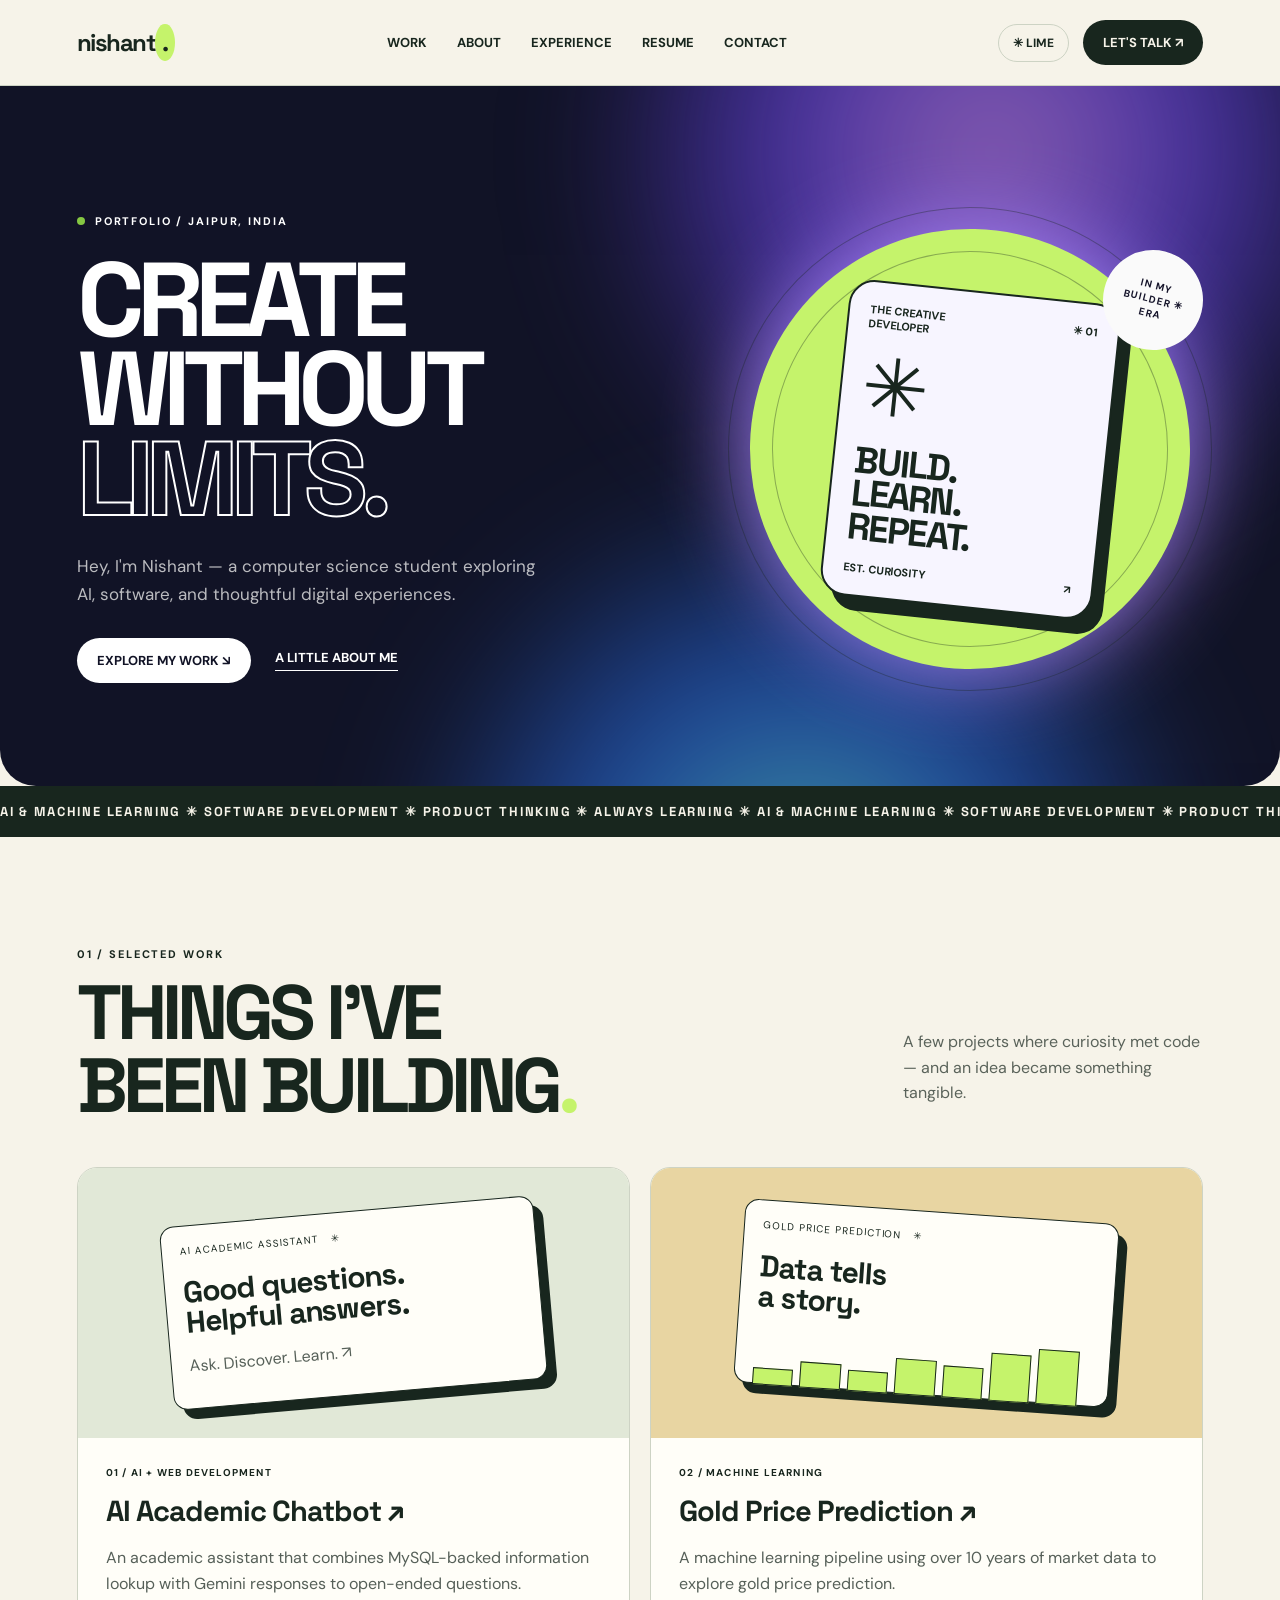
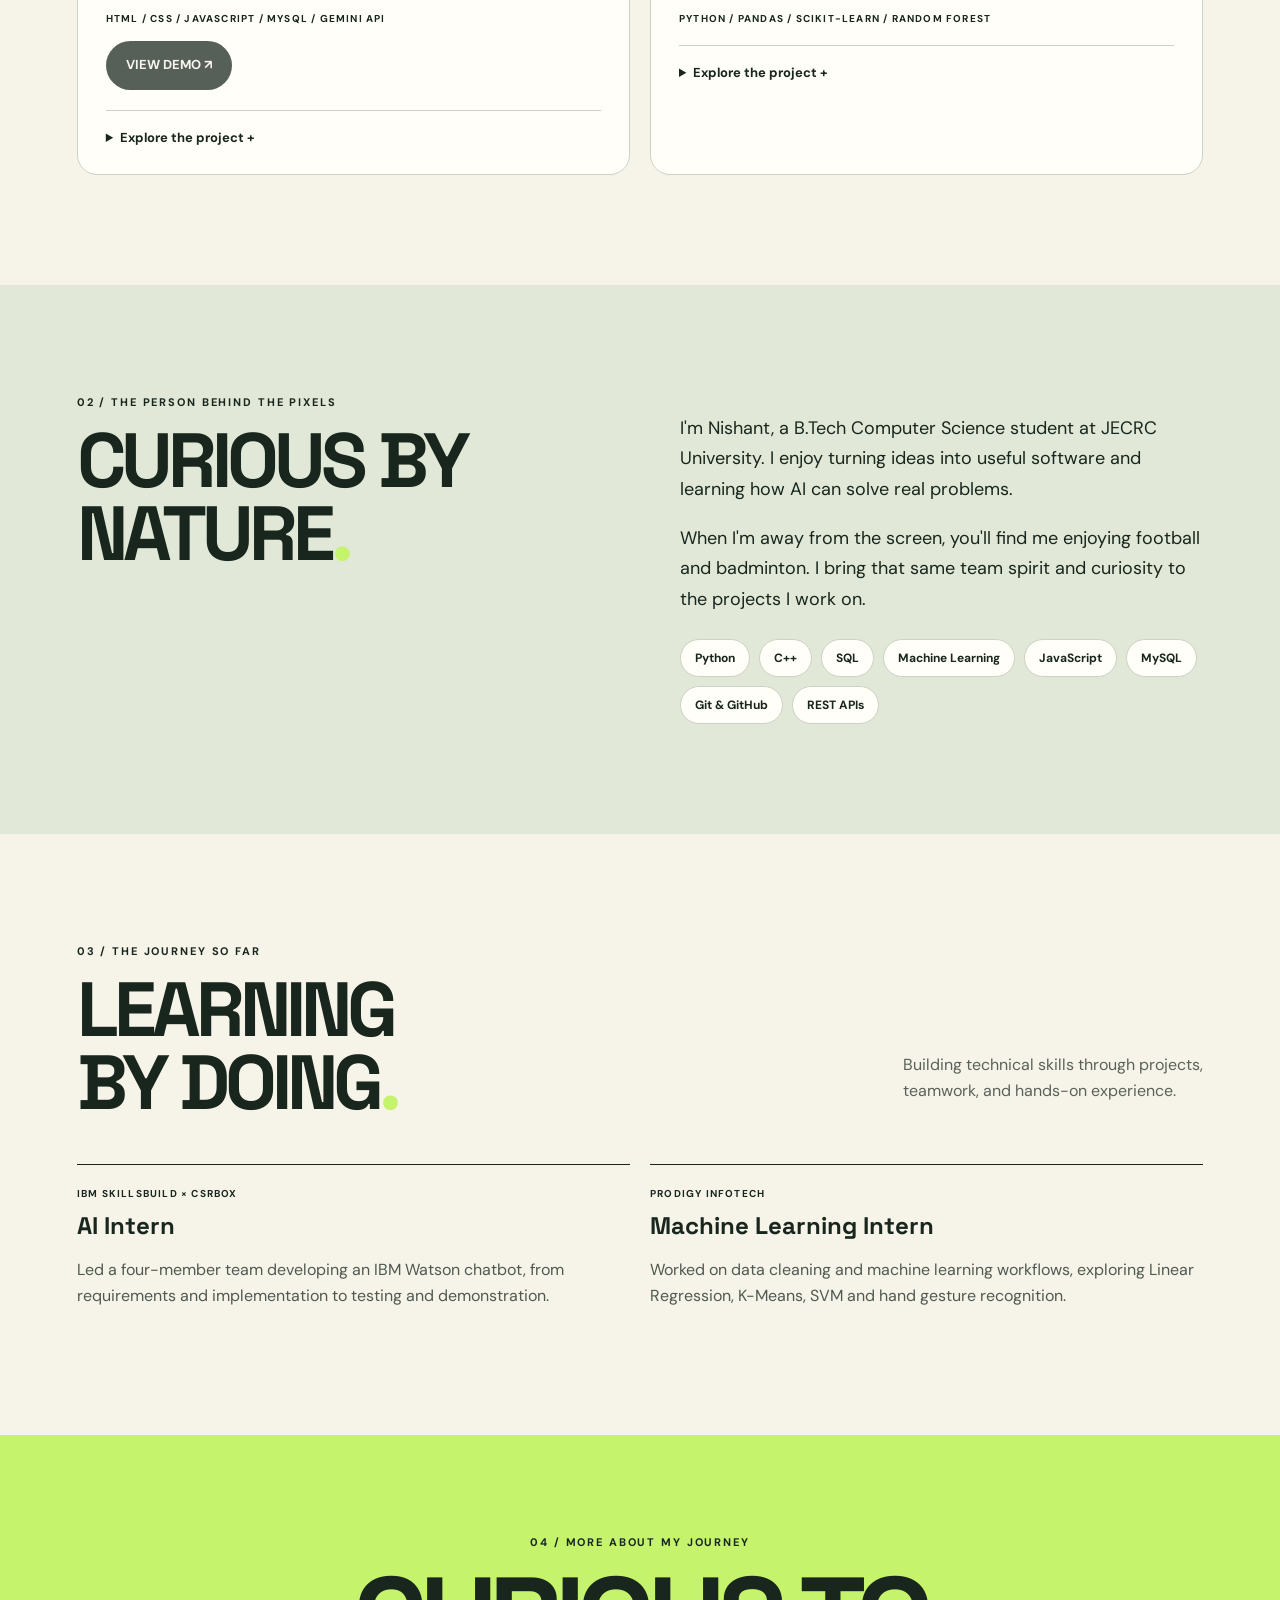
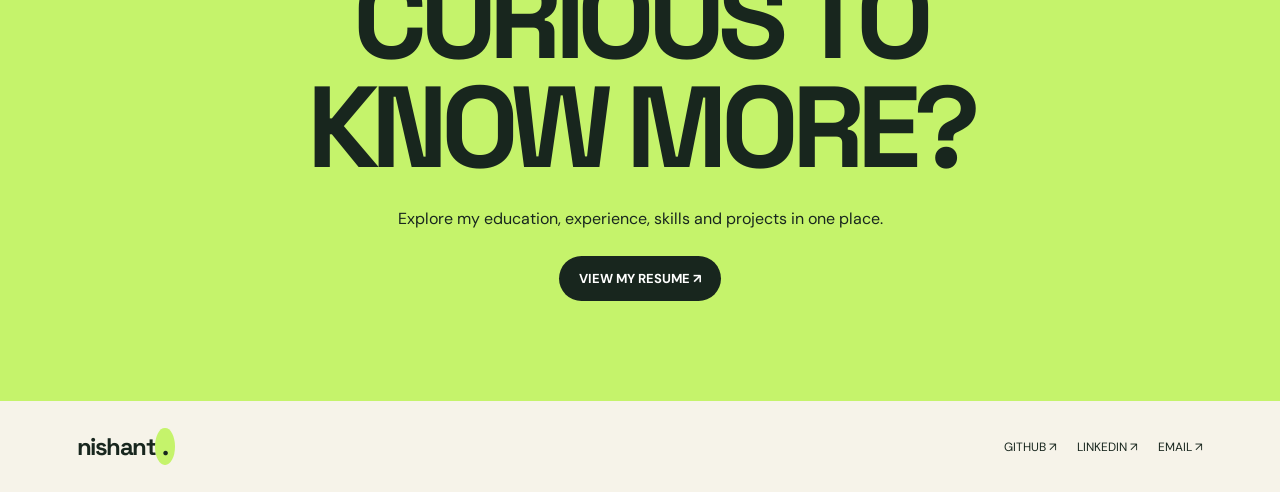
<file: index.html>
<!DOCTYPE html><html lang="en"><head><meta charset="UTF-8"><meta name="viewport" content="width=device-width,initial-scale=1"><meta name="description" content="Nishant Dharra's portfolio: AI, software and product-minded projects."><title>Nishant Dharra — Ideas into impact</title><style>
@import url('https://fonts.googleapis.com/css2?family=DM+Sans:wght@400;500;600;700&family=Space+Grotesk:wght@400;500;600;700&display=swap');
:root{--bg:#f6f3e9;--ink:#18261e;--accent:#c5f36b;--secondary:#e1e8d7;--card:#fffef8;--line:#cdd3c4}body[data-theme="berry"]{--bg:#f8edf0;--ink:#39192a;--accent:#ffb5cc;--secondary:#f2d6de;--card:#fff9fa;--line:#dfc5cd}body[data-theme="night"]{--bg:#161c28;--ink:#f3f2eb;--accent:#bbadff;--secondary:#252e40;--card:#202837;--line:#465065}*{box-sizing:border-box}html{scroll-behavior:smooth}body{margin:0;background:var(--bg);color:var(--ink);font-family:'DM Sans',sans-serif;transition:background .3s,color .3s}a{color:inherit;text-decoration:none}button{font:inherit}nav{height:86px;display:flex;align-items:center;justify-content:space-between;padding:0 6%;border-bottom:1px solid var(--line)}.brand{font:700 24px 'Space Grotesk';letter-spacing:-1.5px}.brand span{color:var(--ink);background:var(--accent);padding:3px 7px;border-radius:50%}.navlinks{display:flex;gap:30px;font-size:13px;font-weight:700}.navright{display:flex;align-items:center;gap:14px}.theme{border:1px solid var(--line);border-radius:99px;background:transparent;color:var(--ink);padding:10px 14px;cursor:pointer;font-size:12px;font-weight:700}.pill{display:inline-flex;align-items:center;gap:12px;background:var(--ink);color:var(--bg);padding:14px 20px;border-radius:99px;font-weight:700;font-size:13px}.wrap{max-width:1440px;margin:auto}.hero{min-height:650px;padding:90px 6% 65px;display:grid;grid-template-columns:1.15fr .85fr;align-items:center;gap:30px}.eyebrow{text-transform:uppercase;letter-spacing:.17em;font-size:11px;font-weight:700;display:flex;align-items:center;gap:10px}.dot{width:8px;height:8px;background:#85c742;border-radius:50%}.hero h1{font:700 clamp(68px,8.2vw,124px)/.85 'Space Grotesk',sans-serif;letter-spacing:-.075em;margin:28px 0}.hero h1 em{font-style:normal;color:var(--ink);-webkit-text-stroke:1px var(--ink)}.hero h1 .outline{color:transparent;-webkit-text-stroke:2px var(--ink)}.hero p{font-size:17px;line-height:1.65;max-width:470px;opacity:.77}.actions{display:flex;align-items:center;gap:24px;margin-top:30px}.textlink{font-size:13px;font-weight:700;border-bottom:1px solid;padding-bottom:4px}.hero-art{height:470px;position:relative;display:grid;place-items:center}.orb{width:min(95%,440px);aspect-ratio:1;border-radius:50%;background:var(--accent);position:relative;display:grid;place-items:center;transform:rotate(-10deg)}.orb:before,.orb:after{content:'';position:absolute;border:1px solid var(--ink);border-radius:50%;opacity:.35}.orb:before{inset:22px}.orb:after{inset:-22px}.card-art{width:62%;height:72%;border:2px solid var(--ink);border-radius:26px;background:var(--card);box-shadow:12px 14px 0 var(--ink);padding:20px;display:flex;flex-direction:column;justify-content:space-between;transform:rotate(16deg)}.card-top{display:flex;justify-content:space-between;font-size:11px;font-weight:700}.spark{font-size:80px;line-height:1}.card-art strong{font:700 37px/.9 'Space Grotesk';letter-spacing:-2px}.sticker{position:absolute;right:0;top:36px;background:var(--ink);color:var(--bg);border-radius:50%;width:100px;height:100px;display:grid;place-items:center;text-align:center;font-size:10px;line-height:1.4;letter-spacing:.1em;font-weight:700;transform:rotate(14deg)}.marquee{background:var(--ink);color:var(--bg);padding:17px 0;overflow:hidden;white-space:nowrap;font:700 13px 'Space Grotesk';letter-spacing:.14em}.marquee div{width:max-content;animation:move 28s linear infinite}@keyframes move{to{transform:translateX(-50%)}}section{padding:110px 6%}.section-head{display:flex;justify-content:space-between;align-items:end;gap:25px;margin-bottom:45px}.section-head h2,.about h2,.contact h2{font:700 clamp(48px,6vw,84px)/.95 'Space Grotesk';letter-spacing:-.065em;margin:15px 0 0}.section-head p{max-width:300px;line-height:1.6;opacity:.7}.projects{display:grid;grid-template-columns:1fr 1fr;gap:20px}.project{background:var(--card);border:1px solid var(--line);border-radius:20px;overflow:hidden}.project-visual{height:270px;background:var(--secondary);display:grid;place-items:center;position:relative;overflow:hidden}.project-visual.gold{background:#e8d5a2;color:#392d19}.screen{width:68%;height:68%;background:var(--card);color:var(--ink);border:1px solid var(--ink);border-radius:14px;box-shadow:9px 10px 0 var(--ink);padding:18px;transform:rotate(-5deg)}.screen.goldscreen{transform:rotate(4deg)}.screen small{display:block;font-size:10px;letter-spacing:.1em}.screen strong{display:block;margin-top:20px;font:700 30px/1 'Space Grotesk';letter-spacing:-1px}.screen .chart{height:60px;margin-top:15px;border-bottom:2px solid;display:flex;align-items:end;gap:7px}.chart i{width:12%;background:var(--accent);border:1px solid var(--ink);height:var(--h)}.project-body{padding:28px}.tag{font-size:10px;letter-spacing:.12em;font-weight:700;text-transform:uppercase}.project h3{font:700 29px 'Space Grotesk';letter-spacing:-1px;margin:13px 0}.project p{line-height:1.6;opacity:.73}.details{border-top:1px solid var(--line);padding-top:18px;margin-top:20px;font-size:13px}.details summary{cursor:pointer;font-weight:700}.details p{margin-bottom:0}.about{background:var(--secondary);display:grid;grid-template-columns:1fr 1fr;gap:80px}.about p{font-size:18px;line-height:1.7}.skills{display:flex;flex-wrap:wrap;gap:9px;margin-top:25px}.skills span{border:1px solid var(--line);background:var(--card);padding:10px 14px;border-radius:99px;font-size:12px;font-weight:700}.experience{display:grid;grid-template-columns:1fr 1fr;gap:20px}.exp{border-top:1px solid var(--ink);padding-top:22px}.exp h3{font:700 24px 'Space Grotesk';margin:10px 0}.exp p{line-height:1.6;opacity:.75}.contact{background:var(--accent);color:#18261e;text-align:center;padding:100px 6%}.contact h2{font-size:clamp(60px,9vw,120px)}.contact p{margin:24px auto;max-width:500px;line-height:1.6}.contact .pill{background:#18261e;color:#fff}.footer{padding:30px 6%;display:flex;justify-content:space-between;align-items:center;font-size:12px}.footer div{display:flex;gap:20px}button:focus-visible,a:focus-visible,summary:focus-visible{outline:3px solid #fa7698;outline-offset:4px}@media(max-width:800px){nav{height:auto;min-height:70px;flex-wrap:wrap;padding-top:16px;padding-bottom:16px}.navlinks{display:flex;gap:10px;font-size:9px}.navright .pill{display:none}nav{gap:10px}.hero{grid-template-columns:1fr;padding-top:70px}.hero h1{font-size:clamp(64px,14vw,100px)}.hero-art{height:390px}.orb{width:310px}.sticker{right:4%}.projects,.about,.experience{grid-template-columns:1fr}.about{gap:20px}section{padding:75px 6%}.section-head{display:block}.project-visual{height:240px}.footer{align-items:start;gap:20px;flex-direction:column}}@media(prefers-reduced-motion:reduce){*{scroll-behavior:auto!important;animation:none!important}}

.hero{position:relative;overflow:hidden;background:#111326;color:#fff;min-height:700px;border-radius:0 0 36px 36px;isolation:isolate}.hero:before,.hero:after{content:'';position:absolute;width:65%;aspect-ratio:1;border-radius:50%;filter:blur(60px);z-index:-1;opacity:.65;animation:float 12s ease-in-out infinite alternate}.hero:before{background:radial-gradient(circle,#d78fff,#6241df 36%,transparent 70%);right:-10%;top:-50%}.hero:after{background:radial-gradient(circle,#5ae7d6,#2766dc 35%,transparent 70%);right:5%;bottom:-75%;animation-delay:-6s}.hero h1 .outline{-webkit-text-stroke:2px #fff}.hero p{color:#eee}.hero .pill{background:#fff;color:#111326}.hero .orb{box-shadow:0 0 90px #a884fa;animation:float 7s ease-in-out infinite alternate}.hero .card-art{color:#18261e;background:#f7f5ff}.hero .sticker{background:#fafafa;color:#16152b}@keyframes float{to{transform:translate(20px,-20px) rotate(8deg)}}
</style></head><body data-theme="lime"><div class="wrap"><nav><a class="brand" href="#home" aria-label="Nishant Dharra home">nishant<span>.</span></a><div class="navlinks"><a href="work.html">WORK</a><a href="#about">ABOUT</a><a href="#experience">EXPERIENCE</a><a href="resume.html">RESUME</a><a href="contact.html">CONTACT</a></div><div class="navright"><button class="theme" id="theme" aria-label="Change color theme">✳ &nbsp; LIME</button><a class="pill" href="contact.html">LET'S TALK ↗</a></div></nav><main><div class="hero" id="home"><div><div class="eyebrow"><span class="dot"></span> PORTFOLIO / JAIPUR, INDIA</div><h1>CREATE<br>WITHOUT <span class="outline">LIMITS.</span></h1><p>Hey, I'm Nishant — a computer science student exploring AI, software, and thoughtful digital experiences.</p><div class="actions"><a class="pill" href="work.html">EXPLORE MY WORK ↘</a><a class="textlink" href="#about">A LITTLE ABOUT ME</a></div></div><div class="hero-art" aria-hidden="true"><div class="orb"><div class="card-art"><div class="card-top"><span>THE CREATIVE<br>DEVELOPER</span><span>✳ 01</span></div><div class="spark">✳</div><strong>BUILD.<br>LEARN.<br>REPEAT.</strong><div class="card-top"><span>EST. CURIOSITY</span><span>↗</span></div></div></div><div class="sticker">IN MY<br>BUILDER ✳<br>ERA</div></div></div><div class="marquee" aria-hidden="true"><div>AI & MACHINE LEARNING ✳ SOFTWARE DEVELOPMENT ✳ PRODUCT THINKING ✳ ALWAYS LEARNING ✳ AI & MACHINE LEARNING ✳ SOFTWARE DEVELOPMENT ✳ PRODUCT THINKING ✳ ALWAYS LEARNING ✳ &nbsp;</div></div><section id="work"><div class="section-head"><div><div class="eyebrow">01 / SELECTED WORK</div><h2>THINGS I'VE<br>BEEN BUILDING<span style="color:var(--accent)">.</span></h2></div><p>A few projects where curiosity met code — and an idea became something tangible.</p></div><div class="projects"><article class="project"><div class="project-visual"><div class="screen"><small>AI ACADEMIC ASSISTANT &nbsp; ✳</small><strong>Good questions.<br>Helpful answers.</strong><p>Ask. Discover. Learn. ↗</p></div></div><div class="project-body"><div class="tag">01 / AI + WEB DEVELOPMENT</div><h3>AI Academic Chatbot ↗</h3><p>An academic assistant that combines MySQL-backed information lookup with Gemini responses to open-ended questions.</p><div class="tag">HTML / CSS / JAVASCRIPT / MYSQL / GEMINI API</div><p><a class="pill" href="https://unidex-murex.vercel.app/" target="_blank" rel="noopener noreferrer" aria-label="Open AI Academic Chatbot demo in a new tab">VIEW DEMO ↗</a></p><details class="details"><summary>Explore the project +</summary><p><b>Problem:</b> Students need an easier way to find academic information.<br><br><b>Approach:</b> Built a web interface for questions and combined database lookup with AI-generated responses.<br><br><b>Focus:</b> Making academic Q&A easier to access.</p></details></div></article><article class="project"><div class="project-visual gold"><div class="screen goldscreen"><small>GOLD PRICE PREDICTION &nbsp; ✳</small><strong>Data tells<br>a story.</strong><div class="chart"><i style="--h:30%"></i><i style="--h:45%"></i><i style="--h:37%"></i><i style="--h:62%"></i><i style="--h:55%"></i><i style="--h:82%"></i><i style="--h:94%"></i></div></div></div><div class="project-body"><div class="tag">02 / MACHINE LEARNING</div><h3>Gold Price Prediction ↗</h3><p>A machine learning pipeline using over 10 years of market data to explore gold price prediction.</p><div class="tag">PYTHON / PANDAS / SCIKIT-LEARN / RANDOM FOREST</div><details class="details"><summary>Explore the project +</summary><p><b>Problem:</b> Explore how historical market data can inform predictions.<br><br><b>Approach:</b> Cleaned and prepared data, then benchmarked Random Forest, Decision Tree and Linear Regression models.<br><br><b>Focus:</b> Comparing model performance and understanding the data.</p></details></div></article></div></section><section class="about" id="about"><div><div class="eyebrow">02 / THE PERSON BEHIND THE PIXELS</div><h2>CURIOUS BY<br>NATURE<span style="color:var(--accent)">.</span></h2></div><div><p>I'm Nishant, a B.Tech Computer Science student at JECRC University. I enjoy turning ideas into useful software and learning how AI can solve real problems.</p><p>When I'm away from the screen, you'll find me enjoying football and badminton. I bring that same team spirit and curiosity to the projects I work on.</p><div class="skills"><span>Python</span><span>C++</span><span>SQL</span><span>Machine Learning</span><span>JavaScript</span><span>MySQL</span><span>Git & GitHub</span><span>REST APIs</span></div></div></section><section id="experience"><div class="section-head"><div><div class="eyebrow">03 / THE JOURNEY SO FAR</div><h2>LEARNING<br>BY DOING<span style="color:var(--accent)">.</span></h2></div><p>Building technical skills through projects, teamwork, and hands-on experience.</p></div><div class="experience"><div class="exp"><div class="tag">IBM SKILLSBUILD × CSRBOX</div><h3>AI Intern</h3><p>Led a four-member team developing an IBM Watson chatbot, from requirements and implementation to testing and demonstration.</p></div><div class="exp"><div class="tag">PRODIGY INFOTECH</div><h3>Machine Learning Intern</h3><p>Worked on data cleaning and machine learning workflows, exploring Linear Regression, K-Means, SVM and hand gesture recognition.</p></div></div></section><section class="contact" id="contact"><div class="eyebrow" style="justify-content:center">04 / MORE ABOUT MY JOURNEY</div><h2>CURIOUS TO<br>KNOW MORE?</h2><p>Explore my education, experience, skills and projects in one place.</p><a class="pill" href="resume.html">VIEW MY RESUME ↗</a></section></main><footer class="footer"><a class="brand" href="#home">nishant<span>.</span></a><div><a href="https://github.com/Nishant6563" target="_blank" rel="noopener">GITHUB ↗</a><a href="https://www.linkedin.com/in/nishantdharra/" target="_blank" rel="noopener">LINKEDIN ↗</a><a href="mailto:nishantdharra12@gmail.com">EMAIL ↗</a></div></footer></div><script>const themes=['lime','berry','night'];const button=document.getElementById('theme');let selected=themes.indexOf(localStorage.getItem('portfolio-theme'));if(selected<0)selected=0;function applyTheme(){document.body.dataset.theme=themes[selected];button.textContent='✳  '+themes[selected].toUpperCase();localStorage.setItem('portfolio-theme',themes[selected])}button.addEventListener('click',()=>{selected=(selected+1)%themes.length;applyTheme()});applyTheme();</script></body></html>
</file>
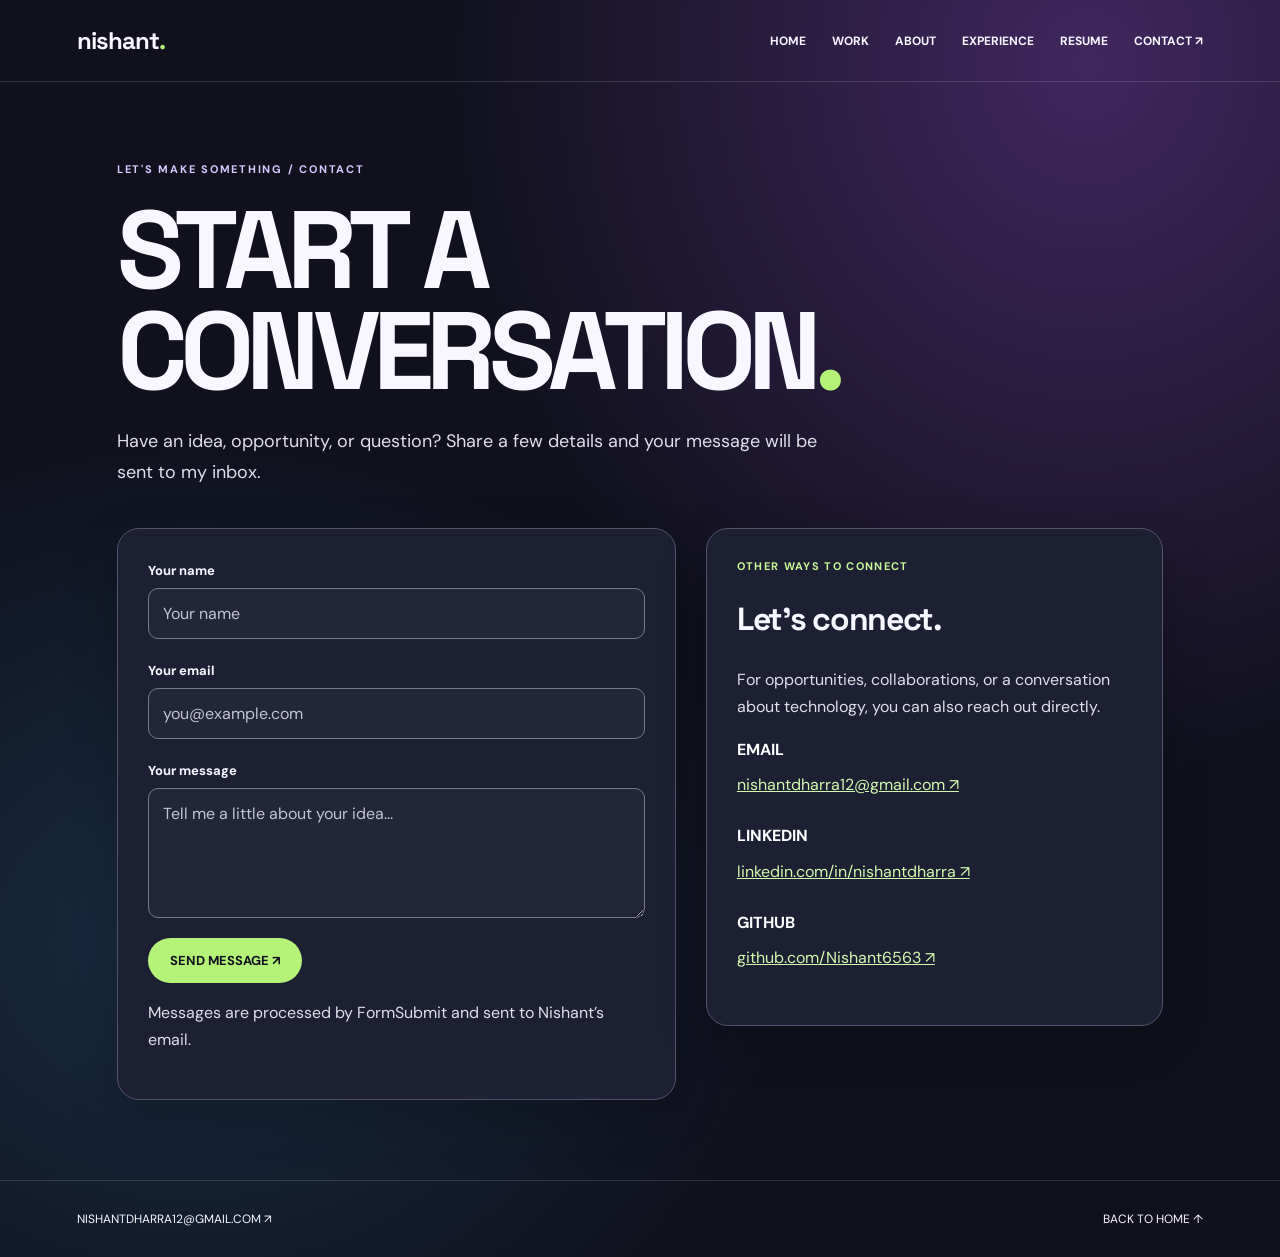
<file: contact.html>
<!doctype html><html lang="en"><head><meta charset="utf-8"><meta name="viewport" content="width=device-width, initial-scale=1"><title>Contact — Nishant Dharra</title><link rel="stylesheet" href="common.css"></head><body class="gradient"><nav><a class="brand" href="index.html">nishant<span>.</span></a><div class="links"><a href="index.html">HOME</a><a href="work.html">WORK</a><a href="index.html#about">ABOUT</a><a href="index.html#experience">EXPERIENCE</a><a href="resume.html">RESUME</a><a href="contact.html">CONTACT ↗</a></div></nav><main class="shell"><div class="eyebrow">LET'S MAKE SOMETHING / CONTACT</div><h1>START A<br>CONVERSATION<span style="color:#b5f278">.</span></h1><p class="intro">Have an idea, opportunity, or question? Share a few details and your message will be sent to my inbox.</p><div class="contact-layout"><form id="contact" class="form card" action="https://formsubmit.co/nishantdharra12@gmail.com" method="POST"><input type="hidden" name="_subject" value="New portfolio contact enquiry"><input type="hidden" name="_template" value="table"><label for="name">Your name</label><input id="name" name="name" required maxlength="80" autocomplete="name" placeholder="Your name"><label for="email">Your email</label><input id="email" name="email" type="email" required maxlength="254" autocomplete="email" placeholder="you@example.com"><label for="message">Your message</label><textarea id="message" name="message" required minlength="10" maxlength="2000" placeholder="Tell me a little about your idea..."></textarea><button type="submit">SEND MESSAGE ↗</button><p>Messages are processed by FormSubmit and sent to Nishant’s email.</p></form><aside class="card contact-details"><div class="tag">OTHER WAYS TO CONNECT</div><h2>Let’s connect.</h2><p>For opportunities, collaborations, or a conversation about technology, you can also reach out directly.</p><p><b>EMAIL</b><br><a href="mailto:nishantdharra12@gmail.com">nishantdharra12@gmail.com ↗</a></p><p><b>LINKEDIN</b><br><a href="https://www.linkedin.com/in/nishantdharra/" target="_blank" rel="noopener">linkedin.com/in/nishantdharra ↗</a></p><p><b>GITHUB</b><br><a href="https://github.com/Nishant6563" target="_blank" rel="noopener">github.com/Nishant6563 ↗</a></p></aside></div></main><footer><a href="mailto:nishantdharra12@gmail.com">NISHANTDHARRA12@GMAIL.COM ↗</a><a href="index.html">BACK TO HOME ↑</a></footer></body></html>
</file>
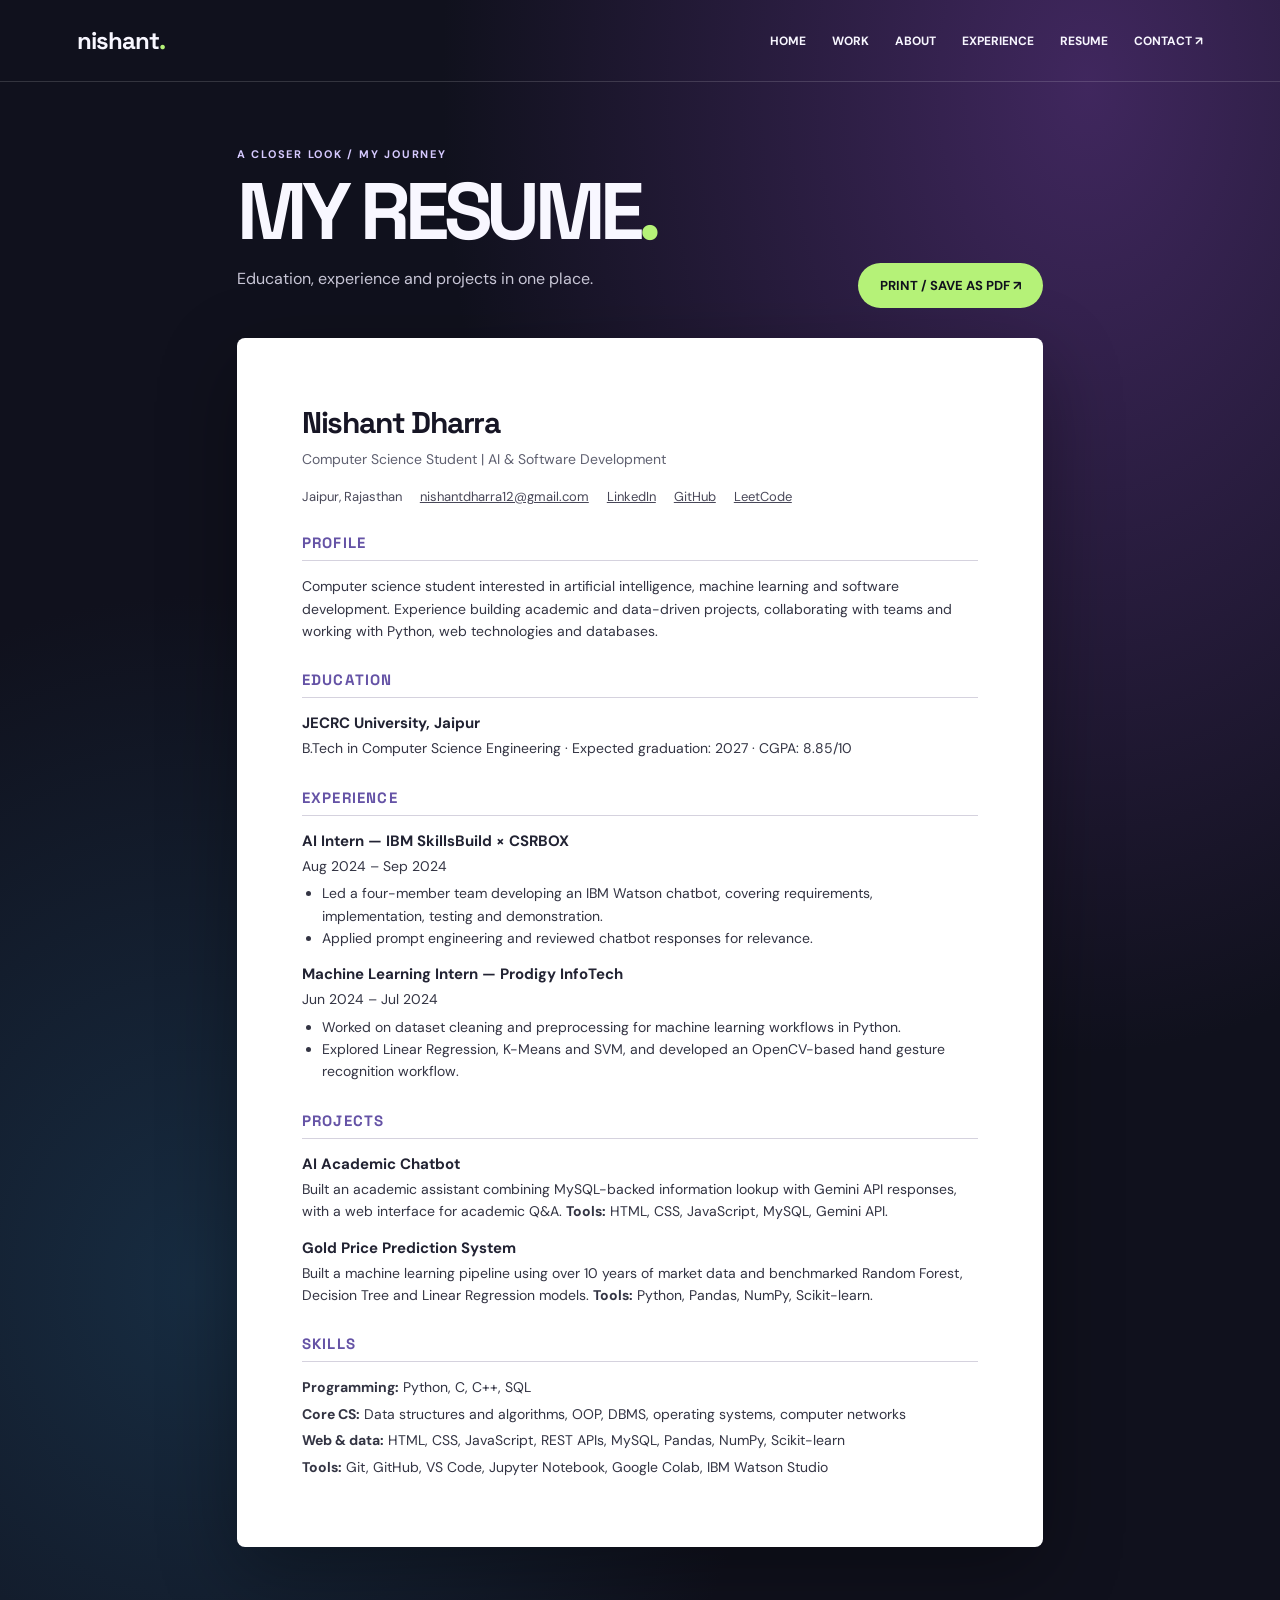
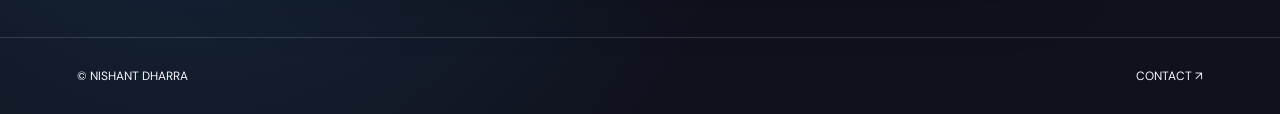
<file: resume.html>
<!doctype html><html lang="en"><head><meta charset="utf-8"><meta name="viewport" content="width=device-width,initial-scale=1"><title>Resume — Nishant Dharra</title><link rel="stylesheet" href="common.css"><style>
.resume-wrap{max-width:960px;margin:0 auto;padding:65px 6% 90px}.resume-top{display:flex;align-items:end;justify-content:space-between;gap:25px;margin-bottom:30px}.resume-top h1{font-size:clamp(50px,7vw,80px);margin:14px 0}.paper{background:#fff;color:#222333;padding:clamp(28px,6vw,65px);border-radius:8px;box-shadow:0 25px 80px #0005}.paper h2{font:700 30px 'Space Grotesk';color:#171625;margin:0 0 6px}.paper .headline{color:#5f6070;margin:0}.paper .contactline{display:flex;flex-wrap:wrap;gap:6px 18px;color:#484758;font-size:13px;margin-top:18px}.paper .contactline a{text-decoration:underline}.paper h3{font:700 15px 'Space Grotesk';color:#6553a6;text-transform:uppercase;letter-spacing:.08em;border-bottom:1px solid #d5d2de;padding-bottom:8px;margin:28px 0 14px}.paper h4{font-size:15px;margin:15px 0 3px}.paper p,.paper li{color:#333443;font-size:14px;line-height:1.6}.paper p{margin:4px 0}.paper ul{padding-left:20px;margin:5px 0}.resume-meta{font-size:13px;color:#666578}.print-btn{white-space:nowrap}@media(max-width:700px){.resume-top{align-items:start;flex-direction:column}.resume-wrap{padding-top:50px}.paper{padding:25px}.paper h2{font-size:26px}}@media print{body{background:#fff;color:#111}nav,.resume-top,footer{display:none!important}.resume-wrap{max-width:none;padding:0}.paper{padding:0;box-shadow:none}.paper h3{break-after:avoid}.paper h4{break-after:avoid}}
</style></head><body class="gradient"><nav><a class="brand" href="index.html">nishant<span>.</span></a><div class="links"><a href="index.html">HOME</a><a href="work.html">WORK</a><a href="index.html#about">ABOUT</a><a href="index.html#experience">EXPERIENCE</a><a href="resume.html" aria-current="page">RESUME</a><a href="contact.html">CONTACT ↗</a></div></nav><main class="resume-wrap"><div class="resume-top"><div><div class="eyebrow">A CLOSER LOOK / MY JOURNEY</div><h1>MY RESUME<span style="color:#b5f278">.</span></h1><p>Education, experience and projects in one place.</p></div><button class="print-btn" onclick="window.print()">PRINT / SAVE AS PDF ↗</button></div><article class="paper"><header><h2>Nishant Dharra</h2><p class="headline">Computer Science Student | AI &amp; Software Development</p><div class="contactline"><span>Jaipur, Rajasthan</span><a href="mailto:nishantdharra12@gmail.com">nishantdharra12@gmail.com</a><a href="https://www.linkedin.com/in/nishantdharra/">LinkedIn</a><a href="https://github.com/Nishant6563">GitHub</a><a href="https://leetcode.com/u/nishantdharra/">LeetCode</a></div></header><h3>Profile</h3><p>Computer science student interested in artificial intelligence, machine learning and software development. Experience building academic and data-driven projects, collaborating with teams and working with Python, web technologies and databases.</p><h3>Education</h3><h4>JECRC University, Jaipur</h4><p>B.Tech in Computer Science Engineering · Expected graduation: 2027 · CGPA: 8.85/10</p><h3>Experience</h3><h4>AI Intern — IBM SkillsBuild × CSRBOX</h4><p class="resume-meta">Aug 2024 – Sep 2024</p><ul><li>Led a four-member team developing an IBM Watson chatbot, covering requirements, implementation, testing and demonstration.</li><li>Applied prompt engineering and reviewed chatbot responses for relevance.</li></ul><h4>Machine Learning Intern — Prodigy InfoTech</h4><p class="resume-meta">Jun 2024 – Jul 2024</p><ul><li>Worked on dataset cleaning and preprocessing for machine learning workflows in Python.</li><li>Explored Linear Regression, K-Means and SVM, and developed an OpenCV-based hand gesture recognition workflow.</li></ul><h3>Projects</h3><h4>AI Academic Chatbot</h4><p>Built an academic assistant combining MySQL-backed information lookup with Gemini API responses, with a web interface for academic Q&amp;A. <b>Tools:</b> HTML, CSS, JavaScript, MySQL, Gemini API.</p><h4>Gold Price Prediction System</h4><p>Built a machine learning pipeline using over 10 years of market data and benchmarked Random Forest, Decision Tree and Linear Regression models. <b>Tools:</b> Python, Pandas, NumPy, Scikit-learn.</p><h3>Skills</h3><p><b>Programming:</b> Python, C, C++, SQL</p><p><b>Core CS:</b> Data structures and algorithms, OOP, DBMS, operating systems, computer networks</p><p><b>Web &amp; data:</b> HTML, CSS, JavaScript, REST APIs, MySQL, Pandas, NumPy, Scikit-learn</p><p><b>Tools:</b> Git, GitHub, VS Code, Jupyter Notebook, Google Colab, IBM Watson Studio</p></article></main><footer><span>© NISHANT DHARRA</span><a href="contact.html">CONTACT ↗</a></footer></body></html>
</file>
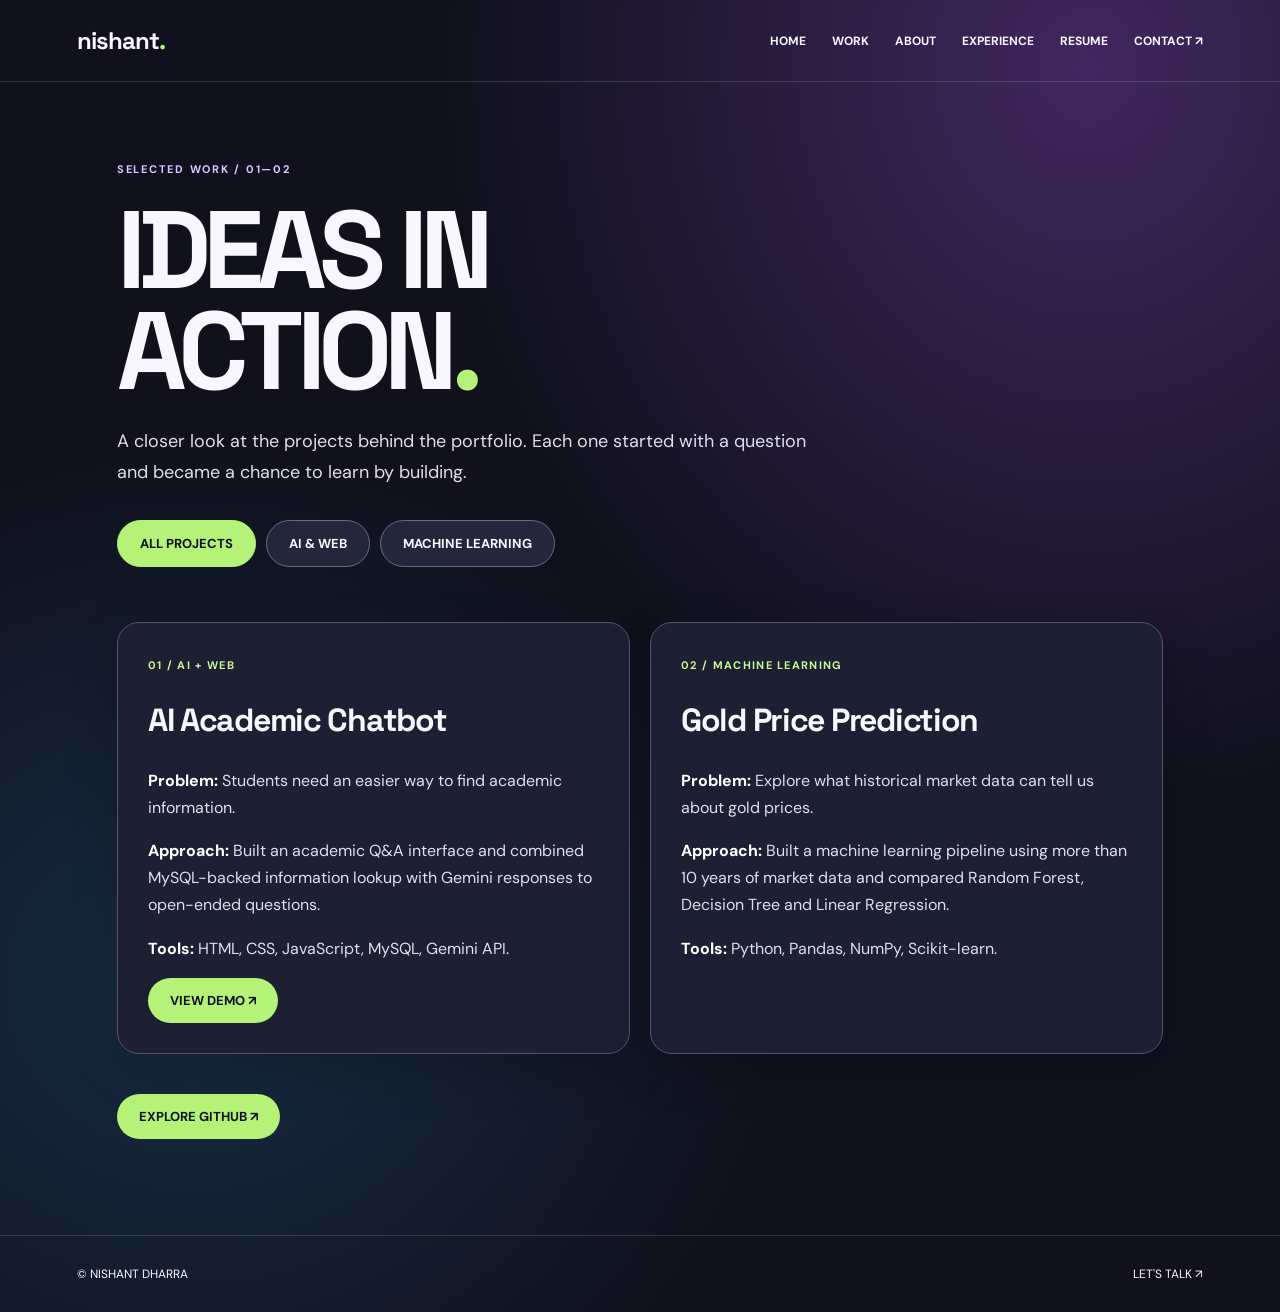
<file: work.html>
<!doctype html><html lang="en"><head><meta charset="utf-8"><meta name="viewport" content="width=device-width, initial-scale=1"><title>Work — Nishant Dharra</title><link rel="stylesheet" href="common.css"></head><body class="gradient"><nav><a class="brand" href="index.html">nishant<span>.</span></a><div class="links"><a href="index.html">HOME</a><a href="work.html">WORK</a><a href="index.html#about">ABOUT</a><a href="index.html#experience">EXPERIENCE</a><a href="resume.html">RESUME</a><a href="contact.html">CONTACT ↗</a></div></nav><main class="shell"><div class="eyebrow">SELECTED WORK / 01—02</div><h1>IDEAS IN<br>ACTION<span style="color:#b5f278">.</span></h1><p class="intro">A closer look at the projects behind the portfolio. Each one started with a question and became a chance to learn by building.</p><div class="filters" role="group" aria-label="Filter projects"><button class="filter" aria-pressed="true" data-filter="all">ALL PROJECTS</button><button class="filter" aria-pressed="false" data-filter="ai">AI &amp; WEB</button><button class="filter" aria-pressed="false" data-filter="ml">MACHINE LEARNING</button></div><div class="grid"><article class="card" data-category="ai"><span class="tag">01 / AI + WEB</span><h2>AI Academic Chatbot</h2><p><b>Problem:</b> Students need an easier way to find academic information.</p><p><b>Approach:</b> Built an academic Q&A interface and combined MySQL-backed information lookup with Gemini responses to open-ended questions.</p><p><b>Tools:</b> HTML, CSS, JavaScript, MySQL, Gemini API.</p><a class="btn" href="https://unidex-murex.vercel.app/" target="_blank" rel="noopener noreferrer" aria-label="Open AI Academic Chatbot demo in a new tab">VIEW DEMO ↗</a></article><article class="card" data-category="ml"><span class="tag">02 / MACHINE LEARNING</span><h2>Gold Price Prediction</h2><p><b>Problem:</b> Explore what historical market data can tell us about gold prices.</p><p><b>Approach:</b> Built a machine learning pipeline using more than 10 years of market data and compared Random Forest, Decision Tree and Linear Regression.</p><p><b>Tools:</b> Python, Pandas, NumPy, Scikit-learn.</p></article></div><p style="margin-top:40px"><a class="btn" href="https://github.com/Nishant6563" target="_blank" rel="noopener">EXPLORE GITHUB ↗</a></p></main><footer><span>© NISHANT DHARRA</span><a href="contact.html">LET'S TALK ↗</a></footer><script>document.querySelectorAll(".filter").forEach(button=>button.addEventListener("click",()=>{document.querySelectorAll(".filter").forEach(b=>b.setAttribute("aria-pressed",String(b===button)));document.querySelectorAll("[data-category]").forEach(card=>card.hidden=button.dataset.filter!=="all"&&card.dataset.category!==button.dataset.filter)}));</script></body></html>
</file>
<file: common.css>
@import url('https://fonts.googleapis.com/css2?family=DM+Sans:wght@400;500;700&family=Space+Grotesk:wght@400;600;700&display=swap');*{box-sizing:border-box}html{scroll-behavior:smooth}body{margin:0;background:#10111d;color:#f8f7ff;font-family:'DM Sans',sans-serif}a{color:inherit;text-decoration:none}nav{padding:25px 6%;display:flex;justify-content:space-between;align-items:center;border-bottom:1px solid #ffffff25}.brand{font:700 24px 'Space Grotesk';letter-spacing:-1px}.brand span{color:#b5f278}.links{display:flex;gap:26px;font-size:12px;font-weight:700}.shell{max-width:1200px;margin:auto;padding:80px 6%}.eyebrow{color:#c6b5ff;letter-spacing:.16em;font-size:11px;font-weight:bold}h1{font:700 clamp(56px,9vw,110px)/.92 'Space Grotesk';letter-spacing:-.07em;margin:24px 0}h2{font:700 32px 'Space Grotesk';letter-spacing:-.04em}p{line-height:1.7;color:#c8c6d6}.intro{max-width:700px;font-size:18px}.gradient{background-color:#10111d;background-image:radial-gradient(ellipse at 85% 5%,#40275e 0,transparent 42%),radial-gradient(ellipse at 15% 75%,#172c41 0,transparent 38%);background-repeat:no-repeat}.grid{display:grid;grid-template-columns:1fr 1fr;gap:20px;margin-top:55px}.card{border:1px solid #ffffff30;background:#ffffff0c;border-radius:22px;padding:30px}.tag{font-size:11px;letter-spacing:.12em;color:#b5f278;font-weight:700}.btn,button{display:inline-block;border:0;border-radius:50px;padding:14px 22px;background:#b5f278;color:#10111d;font-weight:700;cursor:pointer;font:700 13px 'DM Sans'}button.secondary{background:#ffffff18;color:white}input,textarea,select{display:block;width:100%;padding:14px;border:1px solid #ffffff45;border-radius:10px;background:#ffffff0e;color:white;font:inherit;margin:8px 0 20px}select option{color:#111}label{font-size:13px;font-weight:700}textarea{min-height:130px;resize:vertical}.form{max-width:620px}footer{border-top:1px solid #ffffff24;padding:30px 6%;display:flex;justify-content:space-between;font-size:12px}a:focus-visible,button:focus-visible,input:focus-visible,textarea:focus-visible,select:focus-visible{outline:3px solid #b5f278;outline-offset:3px}.task{display:flex;justify-content:space-between;gap:20px;align-items:center;border-top:1px solid #ffffff30;padding:20px 0}.task h3{margin:0}.task p{margin:8px 0}.task-actions{display:flex;gap:8px}.message{min-height:25px;color:#b5f278}.glow{position:fixed;z-index:-1;width:40vw;height:40vw;right:-10%;top:-10%;border-radius:50%;background:#6f46cc;filter:blur(120px);opacity:.25;animation:drift 9s infinite alternate}@keyframes drift{to{transform:translate(-15%,25%)}}@media(max-width:700px){.links{gap:12px;font-size:10px}nav{padding:20px 5%}.grid{grid-template-columns:1fr}.shell{padding:60px 6%}.task{align-items:start;flex-direction:column}h1{font-size:58px}}@media(prefers-reduced-motion:reduce){*{animation:none!important;scroll-behavior:auto!important}}

/* Readable surfaces and interactive project filters */
.card{background:#1d2032;border-color:#55536a;box-shadow:0 16px 50px #0003}.card p,.intro{color:#e0deea}.card b{color:#fff}.eyebrow{color:#d6caff}.tag{color:#c8f898}input,textarea,select{background:#222638;color:#fff;border-color:#77788d}input::placeholder,textarea::placeholder{color:#c2c4d0}.filters{display:flex;flex-wrap:wrap;gap:10px;margin-top:32px}.filter{background:#24263a;color:#f9f7ff;border:1px solid #696b80}.filter[aria-pressed="true"]{background:#b5f278;color:#10111d;border-color:#b5f278}.grid article[hidden]{display:none}.contact-layout{display:grid;grid-template-columns:1.1fr .9fr;gap:30px;margin-top:40px}.contact-details{align-self:start}.contact-details a{display:inline-block;margin:8px 0;color:#d3f9b0;text-decoration:underline}.contact-layout .form{max-width:none}.card:hover{border-color:#b7a7ef;transition:border-color .2s}@media(max-width:700px){.contact-layout{grid-template-columns:1fr}.links{flex-wrap:wrap;justify-content:flex-end}nav{gap:15px}}
</file>
